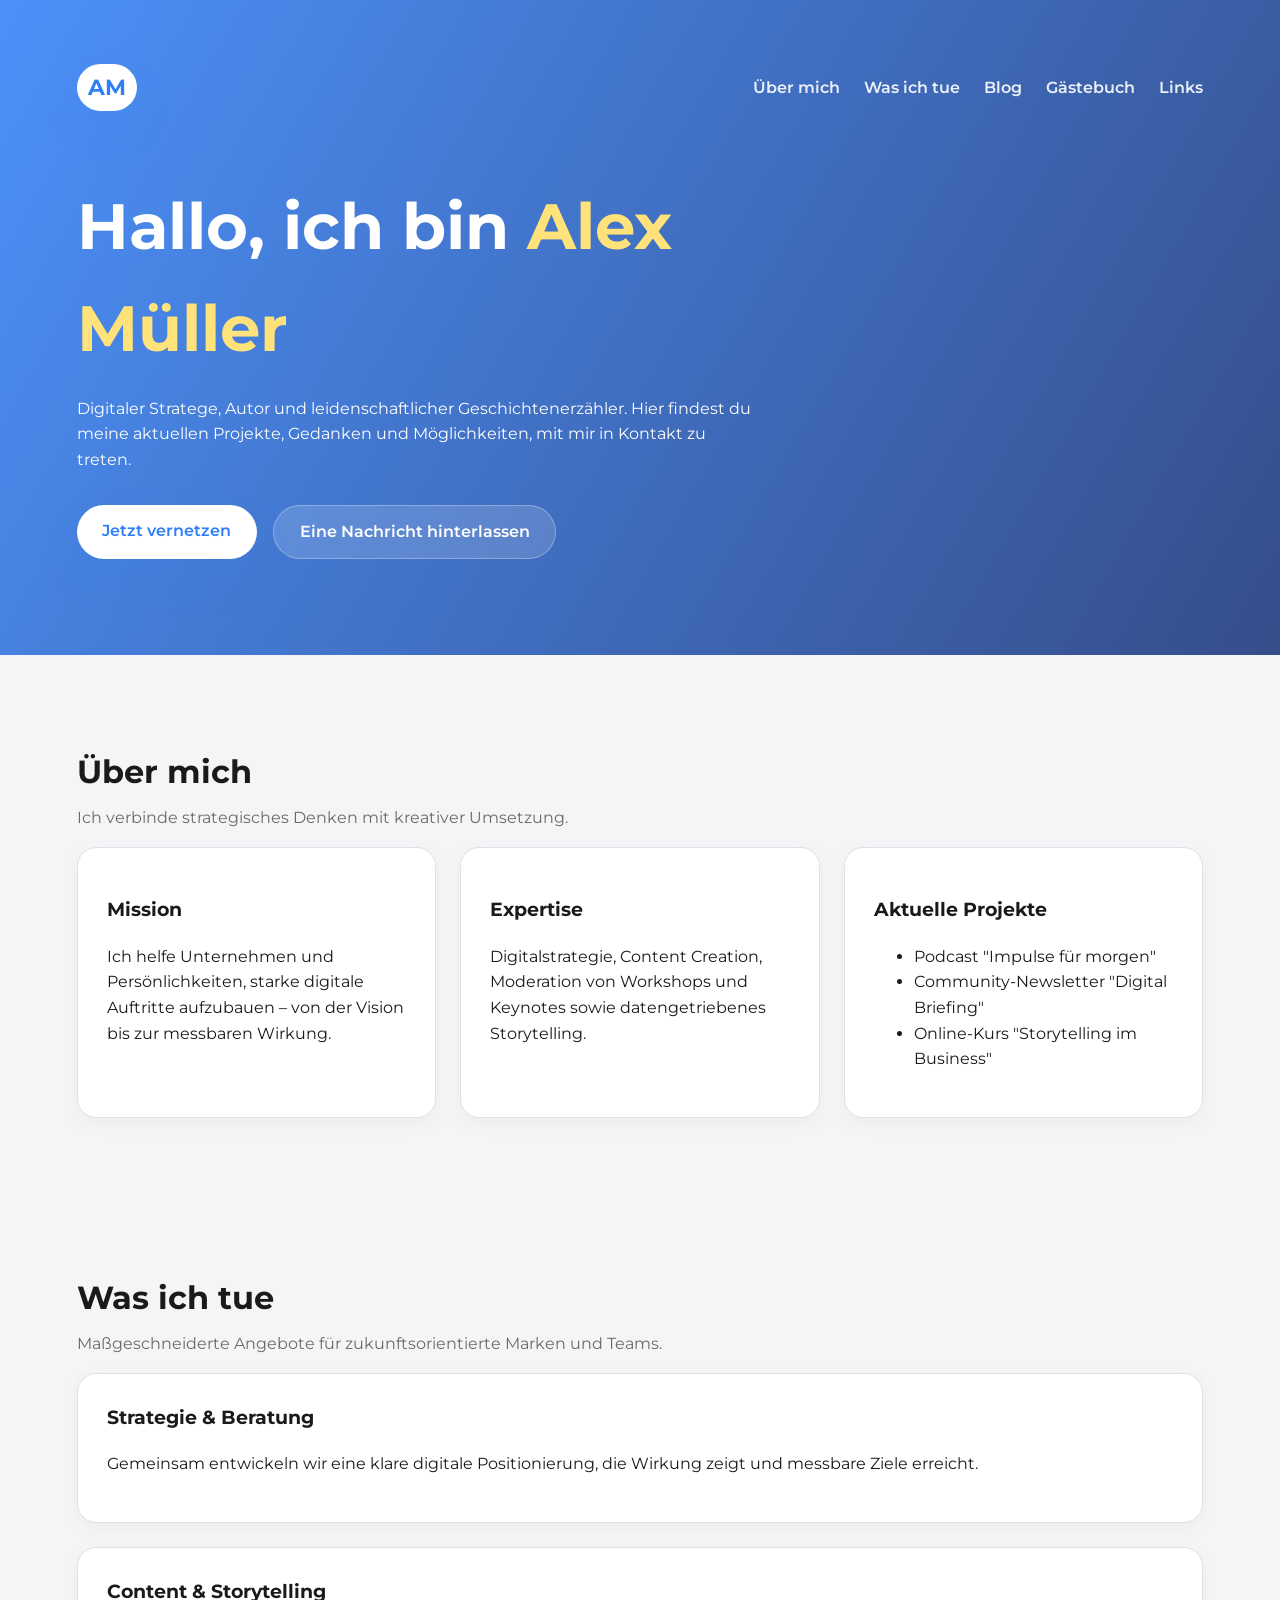
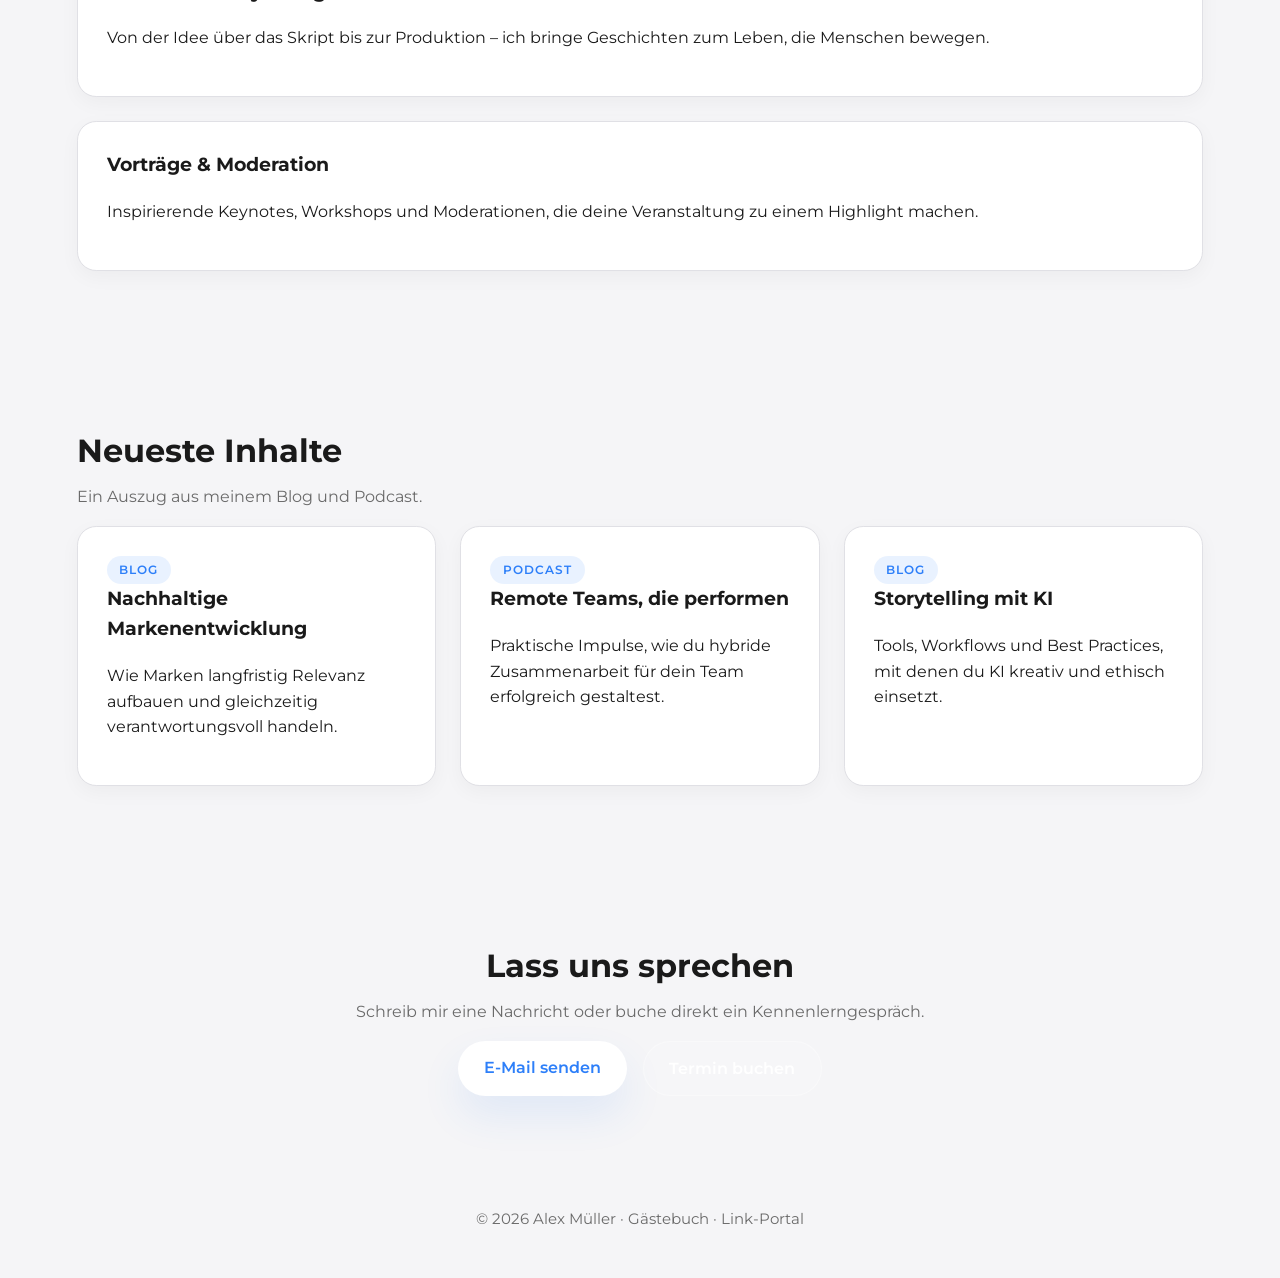
<file: index.html>
<!DOCTYPE html>
<html lang="de">
<head>
    <meta charset="UTF-8">
    <meta name="viewport" content="width=device-width, initial-scale=1.0">
    <title>Willkommen bei Alex Müller</title>
    <link rel="preconnect" href="https://fonts.googleapis.com">
    <link rel="preconnect" href="https://fonts.gstatic.com" crossorigin>
    <link href="https://fonts.googleapis.com/css2?family=Montserrat:wght@400;600;700&display=swap" rel="stylesheet">
    <link rel="stylesheet" href="style.css">
</head>
<body>
    <header class="hero">
        <nav class="top-nav">
            <a class="logo" href="index.html">AM</a>
            <ul class="nav-links">
                <li><a href="#about">Über mich</a></li>
                <li><a href="#services">Was ich tue</a></li>
                <li><a href="blog.html">Blog</a></li>
                <li><a href="guestbook.html">Gästebuch</a></li>
                <li><a href="links.html">Links</a></li>
            </ul>
        </nav>
        <div class="hero-content">
            <h1>Hallo, ich bin <span>Alex Müller</span></h1>
            <p>Digitaler Stratege, Autor und leidenschaftlicher Geschichtenerzähler. Hier findest du meine aktuellen Projekte, Gedanken und Möglichkeiten, mit mir in Kontakt zu treten.</p>
            <div class="hero-actions">
                <a class="btn primary" href="links.html">Jetzt vernetzen</a>
                <a class="btn secondary" href="guestbook.html">Eine Nachricht hinterlassen</a>
            </div>
        </div>
    </header>

    <main>
        <section id="about" class="section about">
            <div class="section-header">
                <h2>Über mich</h2>
                <p>Ich verbinde strategisches Denken mit kreativer Umsetzung.</p>
            </div>
            <div class="about-grid">
                <article>
                    <h3>Mission</h3>
                    <p>Ich helfe Unternehmen und Persönlichkeiten, starke digitale Auftritte aufzubauen – von der Vision bis zur messbaren Wirkung.</p>
                </article>
                <article>
                    <h3>Expertise</h3>
                    <p>Digitalstrategie, Content Creation, Moderation von Workshops und Keynotes sowie datengetriebenes Storytelling.</p>
                </article>
                <article>
                    <h3>Aktuelle Projekte</h3>
                    <ul>
                        <li>Podcast &quot;Impulse für morgen&quot;</li>
                        <li>Community-Newsletter &quot;Digital Briefing&quot;</li>
                        <li>Online-Kurs &quot;Storytelling im Business&quot;</li>
                    </ul>
                </article>
            </div>
        </section>

        <section id="services" class="section services">
            <div class="section-header">
                <h2>Was ich tue</h2>
                <p>Maßgeschneiderte Angebote für zukunftsorientierte Marken und Teams.</p>
            </div>
            <div class="service-cards">
                <article class="card">
                    <h3>Strategie &amp; Beratung</h3>
                    <p>Gemeinsam entwickeln wir eine klare digitale Positionierung, die Wirkung zeigt und messbare Ziele erreicht.</p>
                </article>
                <article class="card">
                    <h3>Content &amp; Storytelling</h3>
                    <p>Von der Idee über das Skript bis zur Produktion – ich bringe Geschichten zum Leben, die Menschen bewegen.</p>
                </article>
                <article class="card">
                    <h3>Vorträge &amp; Moderation</h3>
                    <p>Inspirierende Keynotes, Workshops und Moderationen, die deine Veranstaltung zu einem Highlight machen.</p>
                </article>
            </div>
        </section>

        <section class="section highlights">
            <div class="section-header">
                <h2>Neueste Inhalte</h2>
                <p>Ein Auszug aus meinem Blog und Podcast.</p>
            </div>
            <div class="highlight-grid">
                <article>
                    <span class="tag">Blog</span>
                    <h3><a href="blog.html#nachhaltige-marken">Nachhaltige Markenentwicklung</a></h3>
                    <p>Wie Marken langfristig Relevanz aufbauen und gleichzeitig verantwortungsvoll handeln.</p>
                </article>
                <article>
                    <span class="tag">Podcast</span>
                    <h3><a href="blog.html#remote-teams">Remote Teams, die performen</a></h3>
                    <p>Praktische Impulse, wie du hybride Zusammenarbeit für dein Team erfolgreich gestaltest.</p>
                </article>
                <article>
                    <span class="tag">Blog</span>
                    <h3><a href="blog.html#ai-storytelling">Storytelling mit KI</a></h3>
                    <p>Tools, Workflows und Best Practices, mit denen du KI kreativ und ethisch einsetzt.</p>
                </article>
            </div>
        </section>

        <section class="section contact">
            <div class="section-header">
                <h2>Lass uns sprechen</h2>
                <p>Schreib mir eine Nachricht oder buche direkt ein Kennenlerngespräch.</p>
            </div>
            <div class="contact-actions">
                <a class="btn primary" href="mailto:hallo@alexmueller.de">E-Mail senden</a>
                <a class="btn secondary" href="https://cal.com" target="_blank" rel="noopener">Termin buchen</a>
            </div>
        </section>
    </main>

    <footer class="footer">
        <p>&copy; <span id="year"></span> Alex Müller · <a href="guestbook.html">Gästebuch</a> · <a href="links.html">Link-Portal</a></p>
    </footer>
    <script src="script.js"></script>
</body>
</html>
</file>
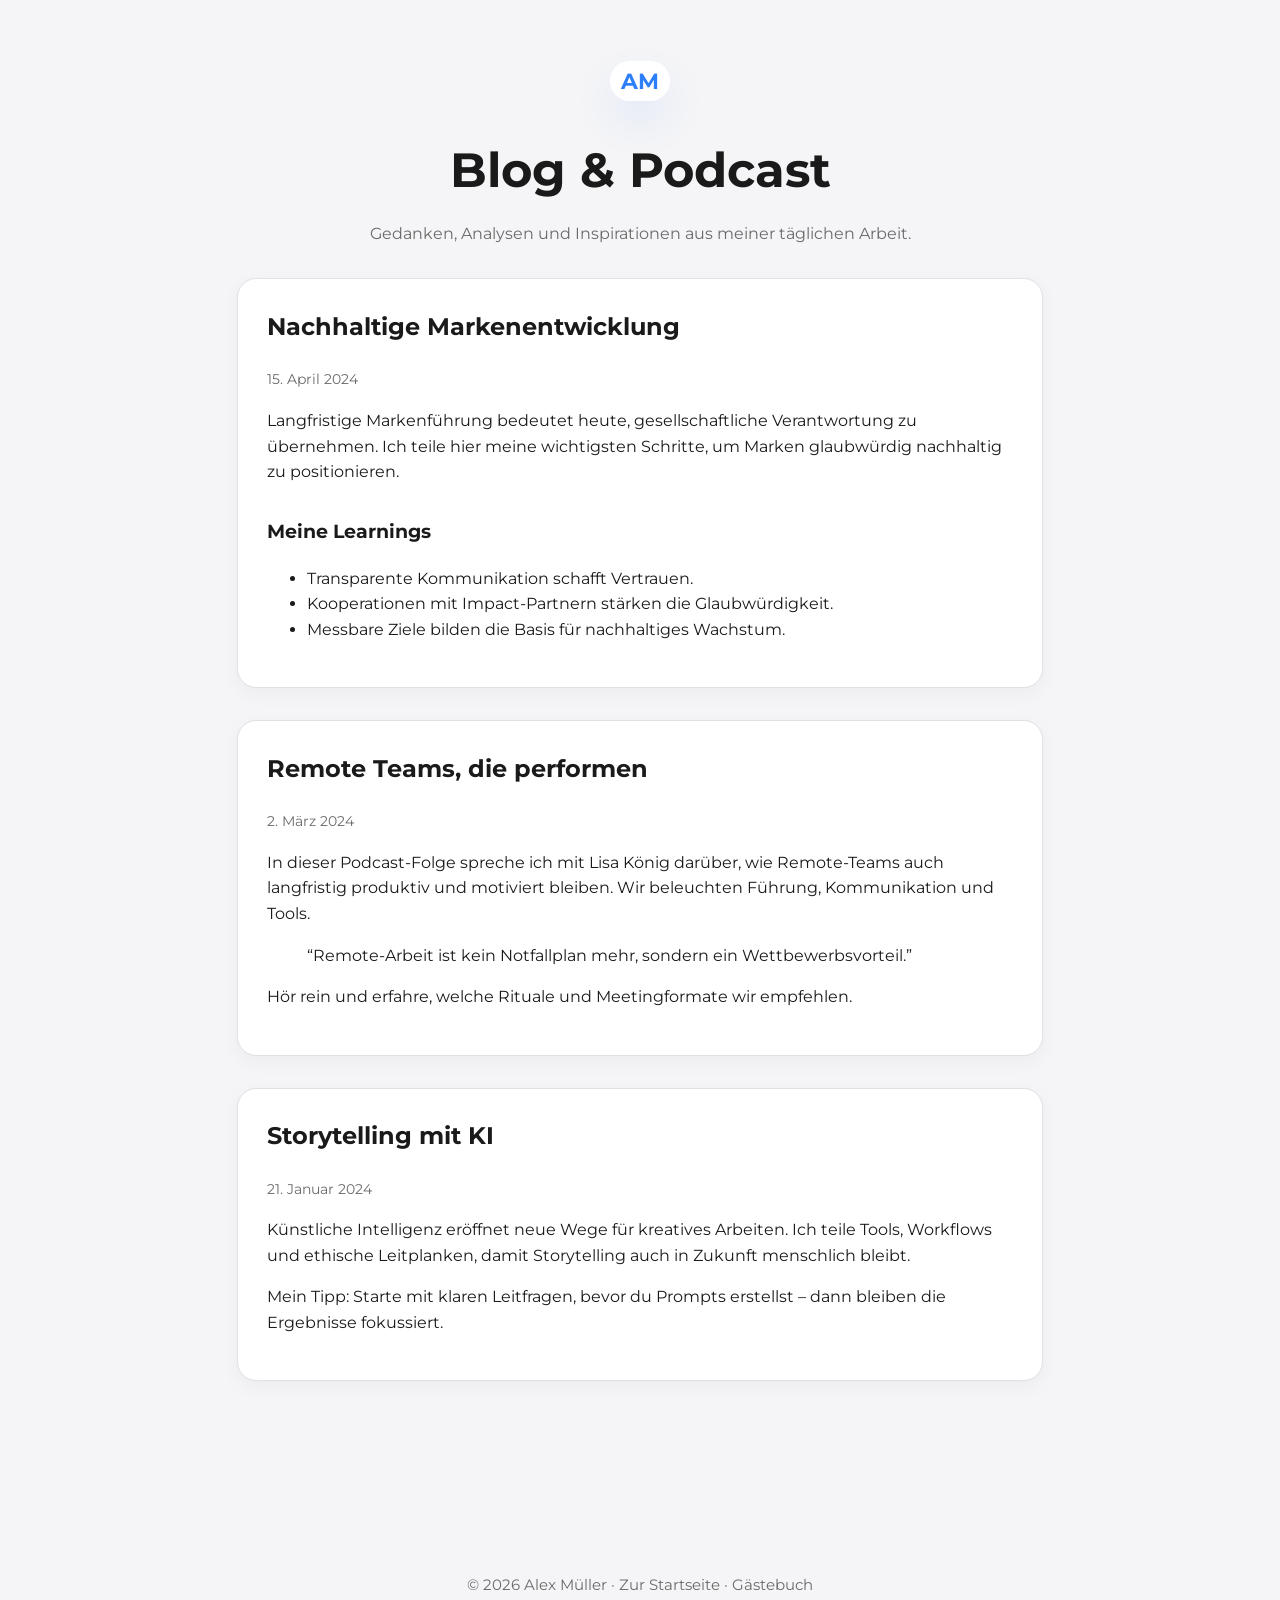
<file: blog.html>
<!DOCTYPE html>
<html lang="de">
<head>
    <meta charset="UTF-8">
    <meta name="viewport" content="width=device-width, initial-scale=1.0">
    <title>Blog von Alex Müller</title>
    <link rel="preconnect" href="https://fonts.googleapis.com">
    <link rel="preconnect" href="https://fonts.gstatic.com" crossorigin>
    <link href="https://fonts.googleapis.com/css2?family=Montserrat:wght@400;600;700&display=swap" rel="stylesheet">
    <link rel="stylesheet" href="style.css">
</head>
<body>
    <header class="page-header">
        <a class="logo" href="index.html">AM</a>
        <h1>Blog &amp; Podcast</h1>
        <p>Gedanken, Analysen und Inspirationen aus meiner täglichen Arbeit.</p>
    </header>

    <main class="content">
        <article id="nachhaltige-marken" class="post">
            <header>
                <h2>Nachhaltige Markenentwicklung</h2>
                <time datetime="2024-04-15">15. April 2024</time>
            </header>
            <p>Langfristige Markenführung bedeutet heute, gesellschaftliche Verantwortung zu übernehmen. Ich teile hier meine wichtigsten Schritte, um Marken glaubwürdig nachhaltig zu positionieren.</p>
            <h3>Meine Learnings</h3>
            <ul>
                <li>Transparente Kommunikation schafft Vertrauen.</li>
                <li>Kooperationen mit Impact-Partnern stärken die Glaubwürdigkeit.</li>
                <li>Messbare Ziele bilden die Basis für nachhaltiges Wachstum.</li>
            </ul>
        </article>

        <article id="remote-teams" class="post">
            <header>
                <h2>Remote Teams, die performen</h2>
                <time datetime="2024-03-02">2. März 2024</time>
            </header>
            <p>In dieser Podcast-Folge spreche ich mit Lisa König darüber, wie Remote-Teams auch langfristig produktiv und motiviert bleiben. Wir beleuchten Führung, Kommunikation und Tools.</p>
            <blockquote>
                &ldquo;Remote-Arbeit ist kein Notfallplan mehr, sondern ein Wettbewerbsvorteil.&rdquo;
            </blockquote>
            <p>Hör rein und erfahre, welche Rituale und Meetingformate wir empfehlen.</p>
        </article>

        <article id="ai-storytelling" class="post">
            <header>
                <h2>Storytelling mit KI</h2>
                <time datetime="2024-01-21">21. Januar 2024</time>
            </header>
            <p>Künstliche Intelligenz eröffnet neue Wege für kreatives Arbeiten. Ich teile Tools, Workflows und ethische Leitplanken, damit Storytelling auch in Zukunft menschlich bleibt.</p>
            <p>Mein Tipp: Starte mit klaren Leitfragen, bevor du Prompts erstellst – dann bleiben die Ergebnisse fokussiert.</p>
        </article>
    </main>

    <footer class="footer">
        <p>&copy; <span id="year"></span> Alex Müller · <a href="index.html">Zur Startseite</a> · <a href="guestbook.html">Gästebuch</a></p>
    </footer>
    <script src="script.js"></script>
</body>
</html>
</file>
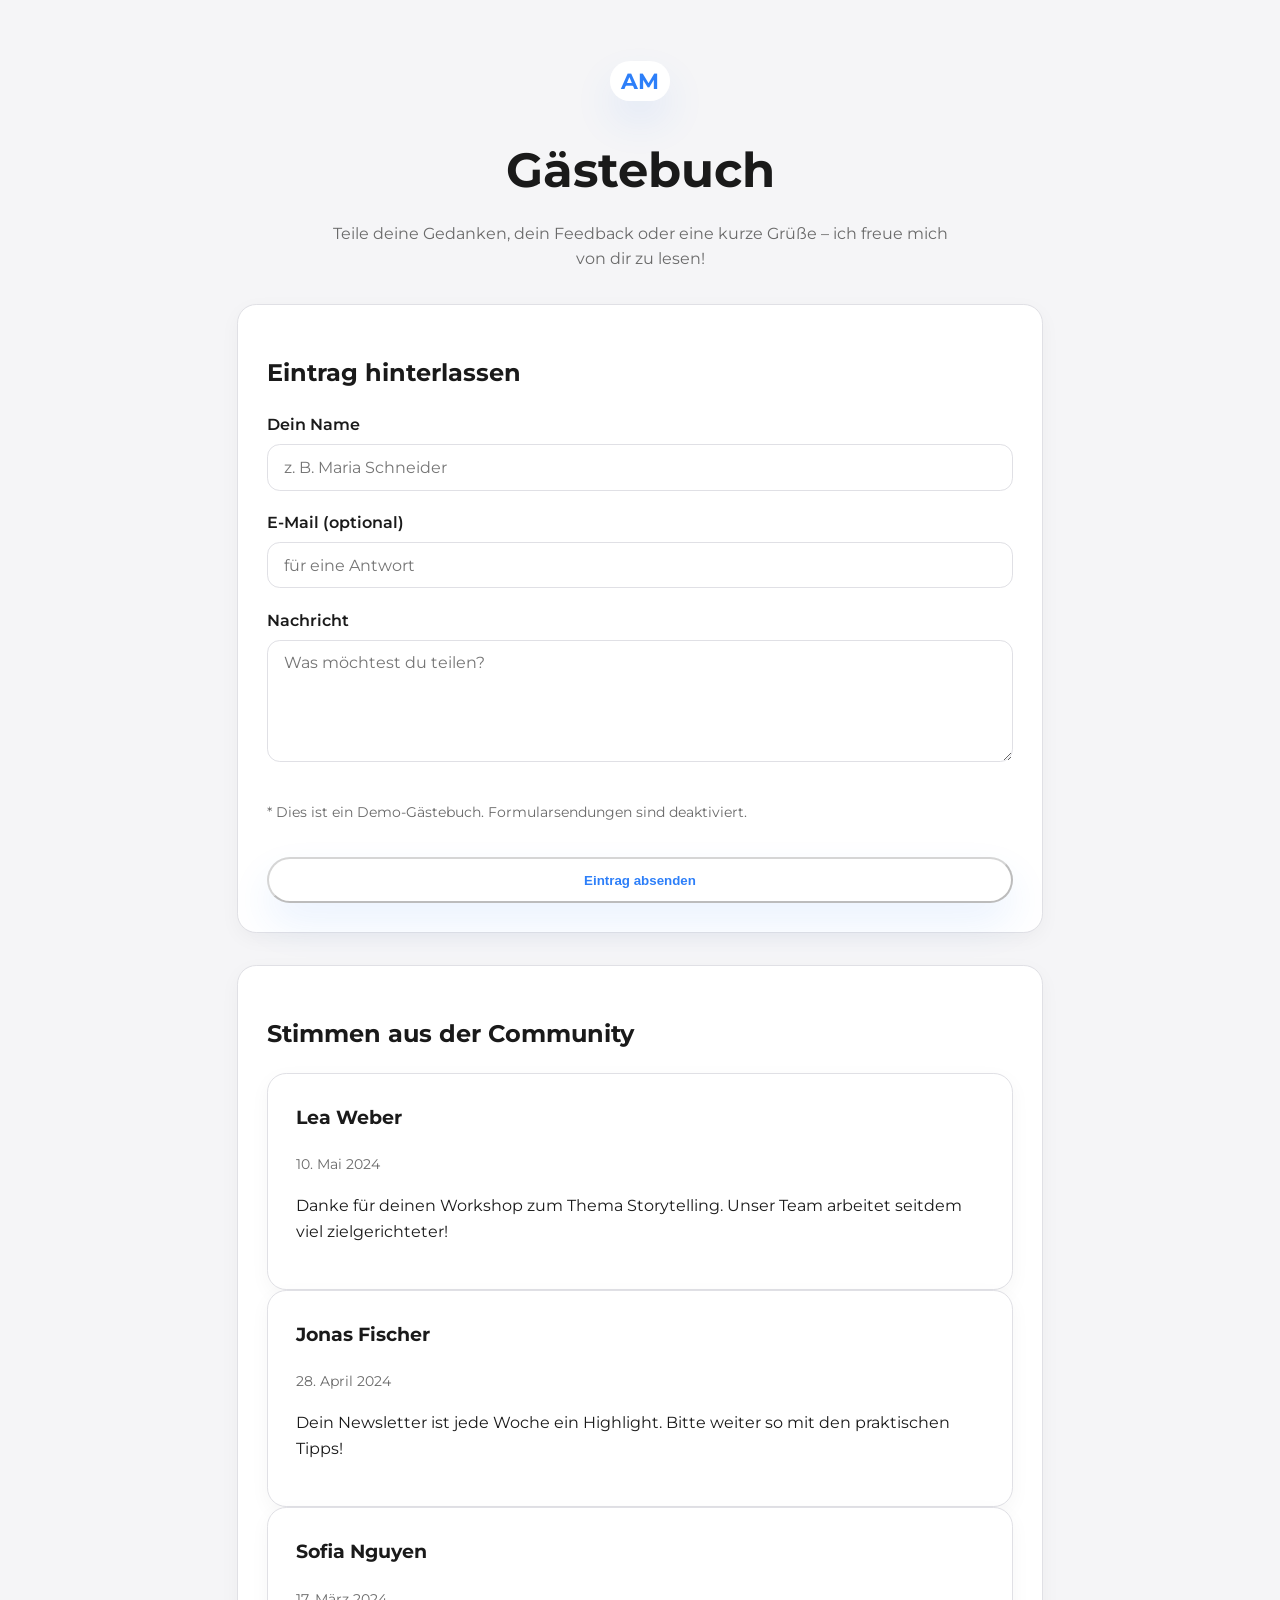
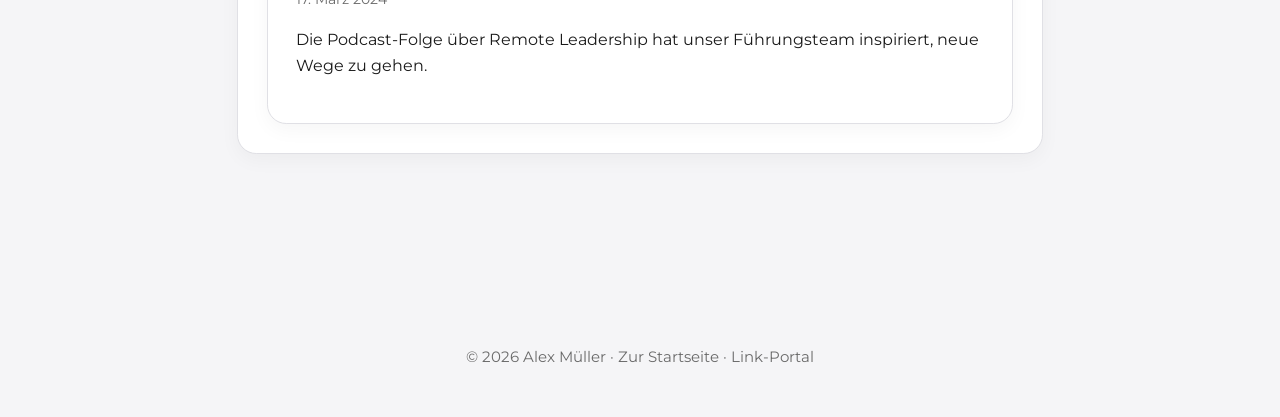
<file: guestbook.html>
<!DOCTYPE html>
<html lang="de">
<head>
    <meta charset="UTF-8">
    <meta name="viewport" content="width=device-width, initial-scale=1.0">
    <title>Gästebuch von Alex Müller</title>
    <link rel="preconnect" href="https://fonts.googleapis.com">
    <link rel="preconnect" href="https://fonts.gstatic.com" crossorigin>
    <link href="https://fonts.googleapis.com/css2?family=Montserrat:wght@400;600;700&display=swap" rel="stylesheet">
    <link rel="stylesheet" href="style.css">
</head>
<body>
    <header class="page-header">
        <a class="logo" href="index.html">AM</a>
        <h1>Gästebuch</h1>
        <p>Teile deine Gedanken, dein Feedback oder eine kurze Grüße – ich freue mich von dir zu lesen!</p>
    </header>

    <main class="content">
        <section class="guestbook-form">
            <h2>Eintrag hinterlassen</h2>
            <form>
                <div class="form-field">
                    <label for="name">Dein Name</label>
                    <input type="text" id="name" name="name" placeholder="z. B. Maria Schneider" required>
                </div>
                <div class="form-field">
                    <label for="email">E-Mail (optional)</label>
                    <input type="email" id="email" name="email" placeholder="für eine Antwort">
                </div>
                <div class="form-field">
                    <label for="message">Nachricht</label>
                    <textarea id="message" name="message" rows="5" placeholder="Was möchtest du teilen?" required></textarea>
                </div>
                <p class="form-hint">* Dies ist ein Demo-Gästebuch. Formularsendungen sind deaktiviert.</p>
                <button class="btn primary" type="submit" disabled>Eintrag absenden</button>
            </form>
        </section>

        <section class="guestbook-entries">
            <h2>Stimmen aus der Community</h2>
            <article class="entry">
                <h3>Lea Weber</h3>
                <time datetime="2024-05-10">10. Mai 2024</time>
                <p>Danke für deinen Workshop zum Thema Storytelling. Unser Team arbeitet seitdem viel zielgerichteter!</p>
            </article>
            <article class="entry">
                <h3>Jonas Fischer</h3>
                <time datetime="2024-04-28">28. April 2024</time>
                <p>Dein Newsletter ist jede Woche ein Highlight. Bitte weiter so mit den praktischen Tipps!</p>
            </article>
            <article class="entry">
                <h3>Sofia Nguyen</h3>
                <time datetime="2024-03-17">17. März 2024</time>
                <p>Die Podcast-Folge über Remote Leadership hat unser Führungsteam inspiriert, neue Wege zu gehen.</p>
            </article>
        </section>
    </main>

    <footer class="footer">
        <p>&copy; <span id="year"></span> Alex Müller · <a href="index.html">Zur Startseite</a> · <a href="links.html">Link-Portal</a></p>
    </footer>
    <script src="script.js"></script>
</body>
</html>
</file>
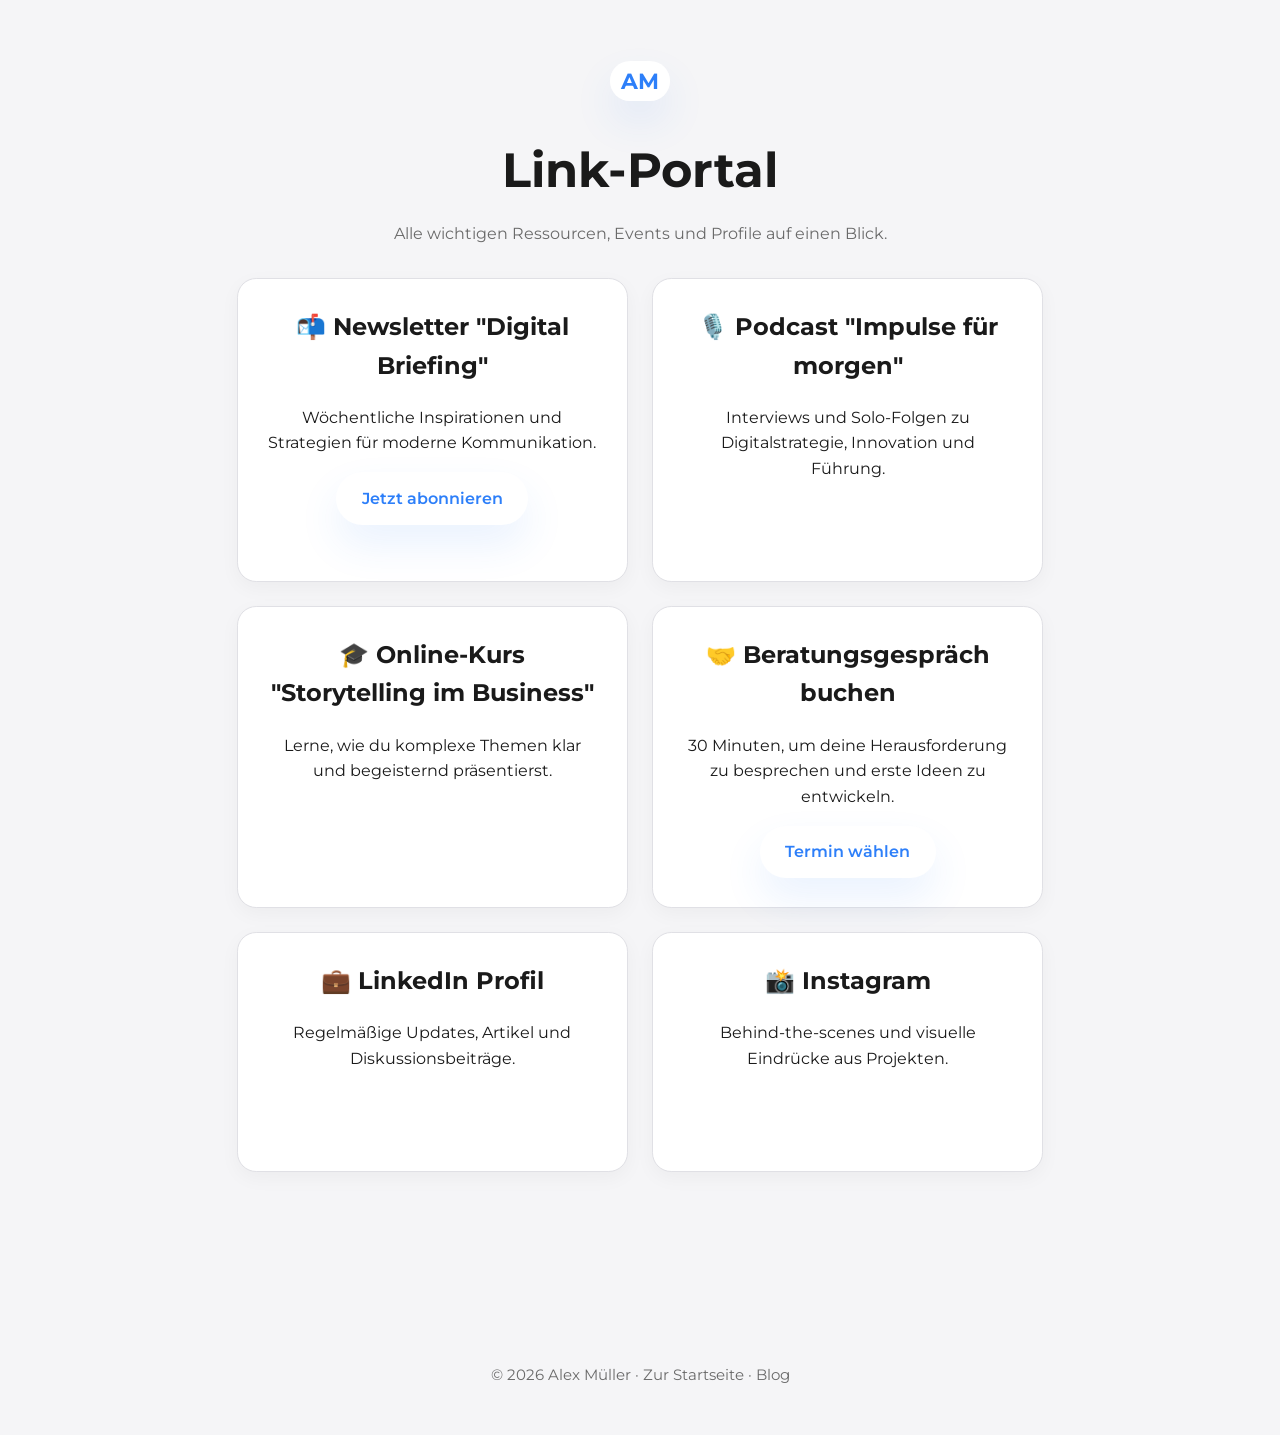
<file: links.html>
<!DOCTYPE html>
<html lang="de">
<head>
    <meta charset="UTF-8">
    <meta name="viewport" content="width=device-width, initial-scale=1.0">
    <title>Links &amp; Ressourcen von Alex Müller</title>
    <link rel="preconnect" href="https://fonts.googleapis.com">
    <link rel="preconnect" href="https://fonts.gstatic.com" crossorigin>
    <link href="https://fonts.googleapis.com/css2?family=Montserrat:wght@400;600;700&display=swap" rel="stylesheet">
    <link rel="stylesheet" href="style.css">
</head>
<body>
    <header class="page-header">
        <a class="logo" href="index.html">AM</a>
        <h1>Link-Portal</h1>
        <p>Alle wichtigen Ressourcen, Events und Profile auf einen Blick.</p>
    </header>

    <main class="content">
        <section class="linktree">
            <article class="link-card">
                <h2>📬 Newsletter &quot;Digital Briefing&quot;</h2>
                <p>Wöchentliche Inspirationen und Strategien für moderne Kommunikation.</p>
                <a class="btn primary" href="https://newsletter.alexmueller.de" target="_blank" rel="noopener">Jetzt abonnieren</a>
            </article>
            <article class="link-card">
                <h2>🎙️ Podcast &quot;Impulse für morgen&quot;</h2>
                <p>Interviews und Solo-Folgen zu Digitalstrategie, Innovation und Führung.</p>
                <a class="btn secondary" href="https://podcasts.apple.com" target="_blank" rel="noopener">Zur aktuellen Folge</a>
            </article>
            <article class="link-card">
                <h2>🎓 Online-Kurs &quot;Storytelling im Business&quot;</h2>
                <p>Lerne, wie du komplexe Themen klar und begeisternd präsentierst.</p>
                <a class="btn secondary" href="https://kurse.alexmueller.de" target="_blank" rel="noopener">Platz sichern</a>
            </article>
            <article class="link-card">
                <h2>🤝 Beratungsgespräch buchen</h2>
                <p>30 Minuten, um deine Herausforderung zu besprechen und erste Ideen zu entwickeln.</p>
                <a class="btn primary" href="https://cal.com" target="_blank" rel="noopener">Termin wählen</a>
            </article>
            <article class="link-card">
                <h2>💼 LinkedIn Profil</h2>
                <p>Regelmäßige Updates, Artikel und Diskussionsbeiträge.</p>
                <a class="btn secondary" href="https://linkedin.com" target="_blank" rel="noopener">Vernetzen</a>
            </article>
            <article class="link-card">
                <h2>📸 Instagram</h2>
                <p>Behind-the-scenes und visuelle Eindrücke aus Projekten.</p>
                <a class="btn secondary" href="https://instagram.com" target="_blank" rel="noopener">Folgen</a>
            </article>
        </section>
    </main>

    <footer class="footer">
        <p>&copy; <span id="year"></span> Alex Müller · <a href="index.html">Zur Startseite</a> · <a href="blog.html">Blog</a></p>
    </footer>
    <script src="script.js"></script>
</body>
</html>
</file>
<file: style.css>
:root {
    --bg: #f5f5f7;
    --bg-alt: #ffffff;
    --text: #1a1a1a;
    --accent: #2d7ff9;
    --accent-dark: #1c5fc5;
    --muted: #6a6a6a;
    --border: #e0e0e5;
    --shadow: 0 20px 40px rgba(45, 127, 249, 0.1);
}

* {
    box-sizing: border-box;
}

body {
    margin: 0;
    font-family: 'Montserrat', sans-serif;
    background: var(--bg);
    color: var(--text);
    line-height: 1.6;
}

a {
    color: inherit;
    text-decoration: none;
}

a:hover,
a:focus {
    color: var(--accent);
}

.hero {
    background: linear-gradient(120deg, rgba(45, 127, 249, 0.85), rgba(19, 47, 119, 0.85)), url('https://images.unsplash.com/photo-1521737604893-d14cc237f11d?auto=format&fit=crop&w=1600&q=80') center/cover;
    color: #fff;
    padding: 4rem 6vw 6rem;
    position: relative;
}

.top-nav {
    display: flex;
    align-items: center;
    justify-content: space-between;
    margin-bottom: 4rem;
}

.logo {
    font-weight: 700;
    font-size: 1.4rem;
    background: #fff;
    color: var(--accent);
    padding: 0.35rem 0.7rem;
    border-radius: 999px;
    box-shadow: var(--shadow);
}

.nav-links {
    display: flex;
    gap: 1.5rem;
    list-style: none;
    margin: 0;
    padding: 0;
}

.nav-links a {
    font-weight: 600;
    color: rgba(255, 255, 255, 0.9);
}

.hero-content {
    max-width: 680px;
}

.hero-content h1 {
    font-size: clamp(2.5rem, 5vw, 4rem);
    margin-bottom: 1rem;
}

.hero-content h1 span {
    color: #ffe27a;
}

.hero-actions {
    display: flex;
    gap: 1rem;
    margin-top: 2rem;
}

.btn {
    display: inline-block;
    padding: 0.85rem 1.6rem;
    border-radius: 999px;
    font-weight: 600;
    transition: transform 0.2s ease, box-shadow 0.2s ease;
    text-align: center;
}

.btn.primary {
    background: #fff;
    color: var(--accent);
    box-shadow: var(--shadow);
}

.btn.secondary {
    background: rgba(255, 255, 255, 0.15);
    color: #fff;
    border: 1px solid rgba(255, 255, 255, 0.3);
}

.btn:hover,
.btn:focus {
    transform: translateY(-2px);
}

.section {
    padding: 4rem 6vw;
}

.section-header h2 {
    font-size: 2rem;
    margin-bottom: 0.5rem;
}

.section-header p {
    color: var(--muted);
    margin-top: 0;
}

.about-grid,
.service-cards,
.highlight-grid,
.linktree {
    display: grid;
    gap: 1.5rem;
}

.about-grid {
    grid-template-columns: repeat(auto-fit, minmax(220px, 1fr));
}

.about-grid article,
.card,
.highlight-grid article,
.link-card,
.post,
.entry,
.guestbook-form,
.guestbook-entries {
    background: var(--bg-alt);
    border-radius: 1.2rem;
    padding: 1.8rem;
    border: 1px solid var(--border);
    box-shadow: 0 6px 20px rgba(26, 26, 26, 0.04);
}

.card h3,
.highlight-grid h3,
.link-card h2,
.post h2,
.entry h3 {
    margin-top: 0;
}

.highlight-grid {
    grid-template-columns: repeat(auto-fit, minmax(240px, 1fr));
}

.tag {
    display: inline-block;
    font-size: 0.75rem;
    text-transform: uppercase;
    letter-spacing: 1px;
    color: var(--accent);
    background: rgba(45, 127, 249, 0.1);
    border-radius: 999px;
    padding: 0.3rem 0.8rem;
    font-weight: 600;
}

.contact {
    text-align: center;
}

.contact-actions {
    display: flex;
    justify-content: center;
    gap: 1rem;
}

.page-header {
    text-align: center;
    padding: 4rem 6vw 2rem;
}

.page-header h1 {
    font-size: clamp(2.2rem, 5vw, 3rem);
    margin-bottom: 0.75rem;
}

.page-header p {
    color: var(--muted);
    max-width: 620px;
    margin: 0 auto;
}

.content {
    max-width: 960px;
    margin: 0 auto 5rem;
    padding: 0 6vw 4rem;
    display: grid;
    gap: 2rem;
}

.post h3 {
    margin-top: 2rem;
}

.post time,
.entry time {
    color: var(--muted);
    font-size: 0.9rem;
}

.guestbook-form form {
    display: grid;
    gap: 1.2rem;
}

.form-field label {
    display: block;
    font-weight: 600;
    margin-bottom: 0.4rem;
}

.form-field input,
.form-field textarea {
    width: 100%;
    padding: 0.8rem 1rem;
    border-radius: 0.8rem;
    border: 1px solid var(--border);
    font-family: inherit;
    font-size: 1rem;
    background: #fff;
}

.form-hint {
    color: var(--muted);
    font-size: 0.85rem;
}

.linktree {
    grid-template-columns: repeat(auto-fit, minmax(260px, 1fr));
}

.link-card {
    text-align: center;
}

.footer {
    text-align: center;
    padding: 2rem 6vw;
    color: var(--muted);
    font-size: 0.95rem;
}

@media (max-width: 720px) {
    .hero {
        padding: 3rem 1.5rem 4rem;
    }

    .top-nav {
        flex-direction: column;
        gap: 1rem;
    }

    .nav-links {
        flex-wrap: wrap;
        justify-content: center;
    }

    .hero-actions,
    .contact-actions {
        flex-direction: column;
        width: 100%;
    }

    .btn {
        width: 100%;
    }
}
</file>
